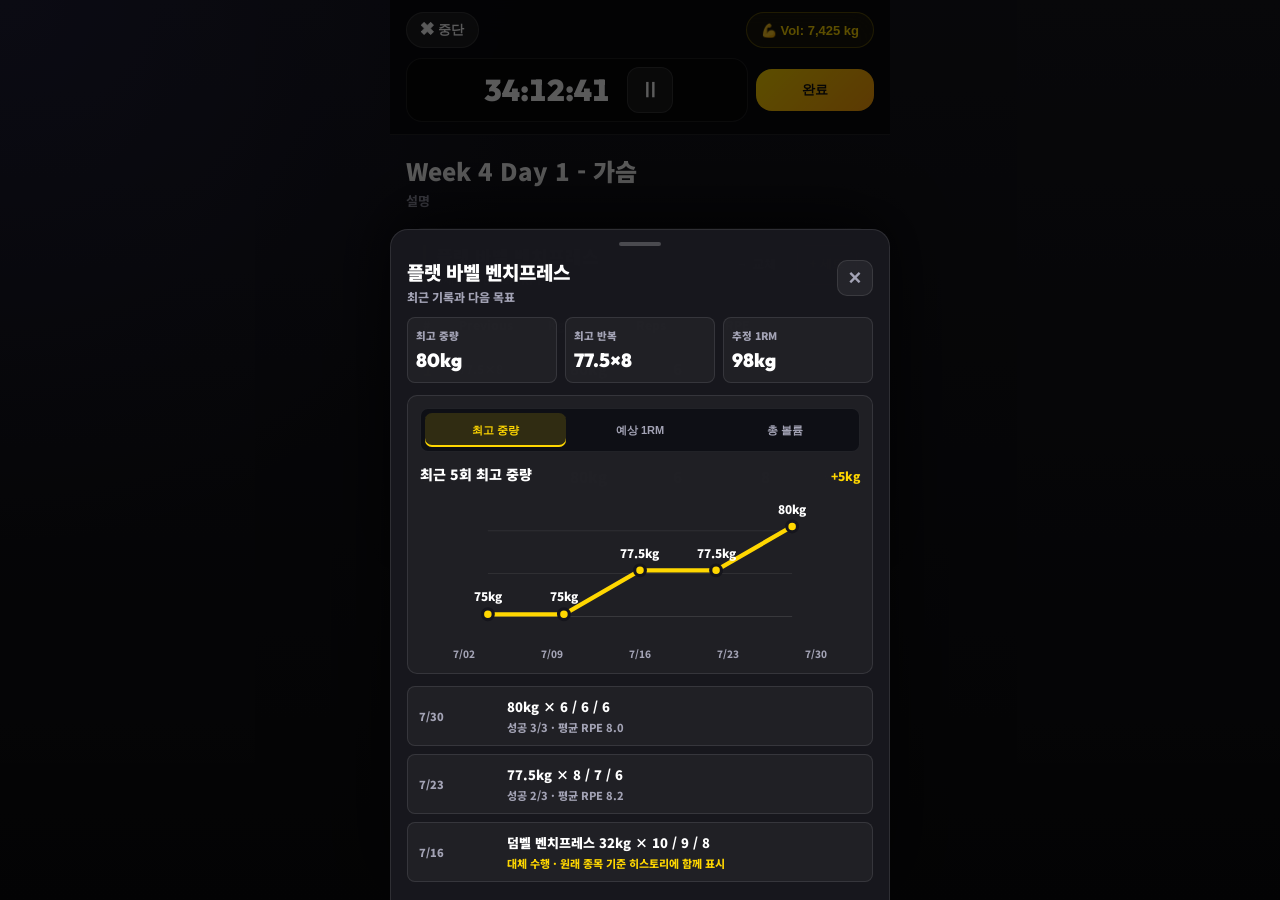
<file: mockups/exercise-history-graph-mockup.html>
<!DOCTYPE html>
<html lang="ko">
<head>
    <meta charset="UTF-8">
    <meta name="viewport" content="width=device-width, initial-scale=1.0, viewport-fit=cover">
    <title>Exercise History Graph Mockup</title>
    <link rel="preconnect" href="https://fonts.googleapis.com">
    <link rel="preconnect" href="https://fonts.gstatic.com" crossorigin>
    <link href="https://fonts.googleapis.com/css2?family=Outfit:wght@400;700;900&family=Noto+Sans+KR:wght@400;700;900&display=swap" rel="stylesheet">
    <style>
        :root {
            --bg-color: #0B0B0D;
            --bg-gradient: radial-gradient(circle at top left, rgba(88, 86, 214, 0.14), transparent 35%), linear-gradient(180deg, #15151c 0%, #0B0B0D 100%);
            --card-bg: rgba(31, 31, 40, 0.82);
            --card-border: rgba(255, 255, 255, 0.1);
            --accent-color: #FFD700;
            --text-main: #F8F8FA;
            --text-muted: #A3A3B5;
            --shadow-premium: 0 12px 44px rgba(0, 0, 0, 0.45);
            --safe-top: env(safe-area-inset-top, 0px);
            --safe-bottom: env(safe-area-inset-bottom, 0px);
        }

        * {
            box-sizing: border-box;
            margin: 0;
            padding: 0;
            -webkit-tap-highlight-color: transparent;
        }

        body {
            min-height: 100vh;
            background: var(--bg-color);
            background-image: var(--bg-gradient);
            color: var(--text-main);
            font-family: 'Noto Sans KR', -apple-system, BlinkMacSystemFont, sans-serif;
            letter-spacing: 0;
        }

        .app {
            width: 100%;
            max-width: 500px;
            min-height: 100vh;
            margin: 0 auto;
            padding-bottom: calc(var(--safe-bottom) + 20px);
        }

        header {
            position: sticky;
            top: 0;
            z-index: 20;
            display: grid;
            gap: 10px;
            padding: calc(var(--safe-top) + 12px) 16px 12px;
            background: rgba(11, 11, 13, 0.9);
            border-bottom: 1px solid var(--card-border);
            backdrop-filter: blur(18px);
        }

        .header-row {
            display: flex;
            justify-content: space-between;
            align-items: center;
            gap: 8px;
        }

        .header-btn,
        .vol-badge {
            min-height: 36px;
            padding: 0 14px;
            border: 1px solid rgba(255, 255, 255, 0.12);
            border-radius: 999px;
            background: rgba(255, 255, 255, 0.07);
            color: var(--text-main);
            font-size: 13px;
            font-weight: 900;
        }

        .vol-badge {
            color: var(--accent-color);
            border-color: rgba(255, 215, 0, 0.28);
            background: rgba(255, 215, 0, 0.06);
        }

        .timer-row {
            display: grid;
            grid-template-columns: minmax(0, 1fr) 118px;
            gap: 8px;
            align-items: center;
        }

        .stopwatch {
            display: inline-flex;
            align-items: center;
            justify-content: center;
            gap: 14px;
            min-height: 64px;
            padding: 8px 12px;
            border: 1px solid var(--card-border);
            border-radius: 16px;
            background: rgba(0, 0, 0, 0.42);
        }

        .stopwatch-time {
            min-width: 132px;
            font-family: 'Outfit', -apple-system, BlinkMacSystemFont, sans-serif;
            font-size: 30px;
            font-weight: 900;
            line-height: 1;
            font-variant-numeric: tabular-nums;
            text-align: center;
        }

        .pause-btn {
            width: 46px;
            height: 46px;
            border: 1px solid rgba(255, 255, 255, 0.12);
            border-radius: 12px;
            background: rgba(255, 255, 255, 0.08);
            color: #FFFFFF;
            font-size: 20px;
            font-weight: 900;
        }

        .finish-btn {
            min-height: 42px;
            border: 0;
            border-radius: 16px;
            background: linear-gradient(135deg, #FFD700 0%, #FF9F0A 100%);
            color: #111111;
            font-size: 13px;
            font-weight: 900;
        }

        main {
            padding: 16px;
        }

        .workout-title {
            margin: 6px 0 18px;
        }

        .workout-title h1 {
            color: #FFFFFF;
            font-size: 24px;
            font-weight: 900;
            line-height: 1.15;
        }

        .workout-title p {
            margin-top: 6px;
            color: var(--text-muted);
            font-size: 13px;
            font-weight: 700;
        }

        .exercise-card {
            margin-bottom: 16px;
            padding: 16px;
            border: 1px solid var(--card-border);
            border-radius: 18px;
            background: var(--card-bg);
            box-shadow: var(--shadow-premium);
        }

        .exercise-title {
            display: flex;
            justify-content: space-between;
            gap: 10px;
            border-left: 3px solid var(--accent-color);
            padding-left: 10px;
        }

        .exercise-title h2 {
            color: #FFFFFF;
            font-size: 18px;
            font-weight: 900;
            line-height: 1.25;
        }

        .exercise-title span {
            display: block;
            margin-top: 4px;
            color: var(--text-muted);
            font-size: 12px;
            font-weight: 800;
        }

        .action-row {
            display: flex;
            gap: 8px;
        }

        .small-btn {
            height: 40px;
            padding: 0 12px;
            border: 1px solid rgba(255, 255, 255, 0.12);
            border-radius: 9px;
            background: rgba(255, 255, 255, 0.07);
            color: #FFFFFF;
            font-size: 12px;
            font-weight: 900;
            white-space: nowrap;
        }

        .small-btn.accent {
            color: var(--accent-color);
            border-color: rgba(255, 215, 0, 0.45);
            background: rgba(255, 215, 0, 0.12);
        }

        .sets-table {
            margin-top: 20px;
        }

        .set-row {
            display: grid;
            grid-template-columns: 30px 1fr 1fr 1fr 1fr 44px;
            gap: 6px;
            align-items: center;
            min-height: 54px;
            border-bottom: 1px solid rgba(255, 255, 255, 0.08);
            color: var(--text-muted);
            font-size: 12px;
            font-weight: 900;
        }

        .set-row.header {
            min-height: 34px;
            color: var(--text-main);
        }

        .set-row strong {
            color: var(--accent-color);
            font-size: 16px;
        }

        .input-pill {
            display: flex;
            align-items: center;
            justify-content: center;
            min-height: 40px;
            border: 1px solid rgba(255, 255, 255, 0.08);
            border-radius: 9px;
            background: #0E0F15;
            color: #FFFFFF;
            font-size: 15px;
            font-weight: 900;
        }

        .check {
            width: 40px;
            height: 40px;
            border: 0;
            border-radius: 50%;
            background: rgba(255, 255, 255, 0.08);
            color: var(--text-muted);
            font-size: 18px;
        }

        .sheet-backdrop {
            position: fixed;
            inset: 0;
            z-index: 50;
            display: flex;
            align-items: flex-end;
            justify-content: center;
            padding: 0 12px;
            background: rgba(0, 0, 0, 0.64);
        }

        .bottom-sheet {
            width: 100%;
            max-width: 500px;
            max-height: 82vh;
            overflow: auto;
            padding: 12px 16px calc(var(--safe-bottom) + 18px);
            border: 1px solid var(--card-border);
            border-bottom: 0;
            border-radius: 18px 18px 0 0;
            background: rgba(24, 24, 30, 0.99);
            box-shadow: 0 -20px 70px rgba(0, 0, 0, 0.55);
        }

        .handle {
            width: 42px;
            height: 4px;
            margin: 0 auto 14px;
            border-radius: 999px;
            background: rgba(255, 255, 255, 0.22);
        }

        .sheet-title-row {
            display: flex;
            justify-content: space-between;
            align-items: flex-start;
            gap: 12px;
            margin-bottom: 12px;
        }

        .sheet-title-row h3 {
            color: #FFFFFF;
            font-size: 19px;
            font-weight: 900;
            line-height: 1.25;
        }

        .sheet-title-row p {
            margin-top: 4px;
            color: var(--text-muted);
            font-size: 12px;
            font-weight: 800;
        }

        .close-btn {
            width: 36px;
            height: 36px;
            border: 1px solid rgba(255, 255, 255, 0.1);
            border-radius: 10px;
            background: rgba(255, 255, 255, 0.06);
            color: var(--text-muted);
            font-size: 22px;
            font-weight: 900;
        }

        .record-grid {
            display: grid;
            grid-template-columns: repeat(3, 1fr);
            gap: 8px;
            margin-bottom: 12px;
        }

        .record-box {
            padding: 10px 8px;
            border: 1px solid var(--card-border);
            border-radius: 8px;
            background: rgba(255, 255, 255, 0.04);
        }

        .record-box span {
            display: block;
            color: var(--text-muted);
            font-size: 10.5px;
            font-weight: 900;
        }

        .record-box strong {
            display: block;
            margin-top: 5px;
            color: #FFFFFF;
            font-family: 'Outfit', sans-serif;
            font-size: 19px;
            font-weight: 900;
        }

        .chart-panel {
            margin-bottom: 12px;
            padding: 12px;
            border: 1px solid var(--card-border);
            border-radius: 10px;
            background: rgba(255, 255, 255, 0.035);
        }

        .metric-tabs {
            display: grid;
            grid-template-columns: repeat(3, 1fr);
            gap: 4px;
            padding: 4px;
            border: 1px solid rgba(255, 255, 255, 0.08);
            border-radius: 8px;
            background: #0E0F15;
        }

        .metric-tab {
            height: 34px;
            border: 0;
            border-radius: 7px;
            background: transparent;
            color: var(--text-muted);
            font-size: 11px;
            font-weight: 900;
        }

        .metric-tab.active {
            background: rgba(255, 215, 0, 0.14);
            color: var(--accent-color);
            box-shadow: inset 0 -2px 0 var(--accent-color);
        }

        .chart-head {
            display: flex;
            justify-content: space-between;
            align-items: flex-end;
            gap: 8px;
            margin: 12px 0 4px;
        }

        .chart-head strong {
            color: #FFFFFF;
            font-size: 14px;
            font-weight: 900;
        }

        .chart-head span {
            color: var(--accent-color);
            font-size: 12px;
            font-weight: 900;
        }

        .chart-wrap {
            position: relative;
            height: 150px;
            margin-top: 6px;
        }

        .chart-wrap svg {
            width: 100%;
            height: 100%;
            overflow: visible;
        }

        .axis-labels {
            display: grid;
            grid-template-columns: repeat(5, 1fr);
            margin-top: 6px;
            color: var(--text-muted);
            font-size: 10px;
            font-weight: 800;
            text-align: center;
        }

        .history-list {
            display: grid;
            gap: 8px;
        }

        .history-item {
            display: grid;
            grid-template-columns: 78px minmax(0, 1fr);
            gap: 10px;
            align-items: center;
            padding: 10px 11px;
            border: 1px solid var(--card-border);
            border-radius: 8px;
            background: rgba(255, 255, 255, 0.04);
        }

        .history-item time {
            color: var(--text-muted);
            font-size: 11px;
            font-weight: 900;
        }

        .history-item strong {
            display: block;
            color: #FFFFFF;
            font-size: 13px;
            font-weight: 900;
        }

        .history-item span {
            display: block;
            margin-top: 3px;
            color: var(--text-muted);
            font-size: 11px;
            font-weight: 800;
        }

        .replacement-note {
            color: var(--accent-color) !important;
        }
    </style>
</head>
<body>
    <div class="app">
        <header>
            <div class="header-row">
                <button class="header-btn">✖ 중단</button>
                <button class="vol-badge">💪 Vol: 7,425 kg</button>
            </div>
            <div class="timer-row">
                <div class="stopwatch">
                    <span class="stopwatch-time">34:12:41</span>
                    <button class="pause-btn">Ⅱ</button>
                </div>
                <button class="finish-btn">완료</button>
            </div>
        </header>

        <main>
            <div class="workout-title">
                <h1>Week 4 Day 1 - 가슴</h1>
                <p>설명</p>
            </div>

            <section class="exercise-card">
                <div class="exercise-title">
                    <div>
                        <h2>플랫 바벨 벤치프레스</h2>
                        <span>3세트 × 6-8회 (RPE 8)</span>
                    </div>
                    <div class="action-row">
                        <button class="small-btn">↔ 교체</button>
                        <button class="small-btn accent">+ 세트</button>
                    </div>
                </div>

                <div class="sets-table">
                    <div class="set-row header">
                        <div>#</div>
                        <div>Previous</div>
                        <div>Kg</div>
                        <div>Reps</div>
                        <div>RPE</div>
                        <div></div>
                    </div>
                    <div class="set-row">
                        <strong>1</strong>
                        <div>77.5×8</div>
                        <div class="input-pill">80kg</div>
                        <div class="input-pill">6</div>
                        <div class="input-pill">8</div>
                        <button class="check">✓</button>
                    </div>
                    <div class="set-row">
                        <strong>2</strong>
                        <div>77.5×7</div>
                        <div class="input-pill">80kg</div>
                        <div class="input-pill">6</div>
                        <div class="input-pill">8</div>
                        <button class="check">✓</button>
                    </div>
                    <div class="set-row">
                        <strong>3</strong>
                        <div>77.5×6</div>
                        <div class="input-pill">80kg</div>
                        <div class="input-pill">6</div>
                        <div class="input-pill">8</div>
                        <button class="check">✓</button>
                    </div>
                </div>
            </section>
        </main>
    </div>

    <div class="sheet-backdrop">
        <section class="bottom-sheet">
            <div class="handle"></div>
            <div class="sheet-title-row">
                <div>
                    <h3>플랫 바벨 벤치프레스</h3>
                    <p>최근 기록과 다음 목표</p>
                </div>
                <button class="close-btn">×</button>
            </div>

            <div class="record-grid">
                <div class="record-box">
                    <span>최고 중량</span>
                    <strong>80kg</strong>
                </div>
                <div class="record-box">
                    <span>최고 반복</span>
                    <strong>77.5×8</strong>
                </div>
                <div class="record-box">
                    <span>추정 1RM</span>
                    <strong>98kg</strong>
                </div>
            </div>

            <div class="chart-panel">
                <div class="metric-tabs">
                    <button class="metric-tab active" type="button" data-metric="weight">최고 중량</button>
                    <button class="metric-tab" type="button" data-metric="oneRm">예상 1RM</button>
                    <button class="metric-tab" type="button" data-metric="volume">총 볼륨</button>
                </div>

                <div class="chart-head">
                    <strong id="chart-title">최근 5회 최고 중량</strong>
                    <span id="chart-delta">+5kg</span>
                </div>

                <div class="chart-wrap">
                    <svg id="history-chart" viewBox="0 0 320 140" role="img" aria-label="최근 5회 운동 진행 그래프"></svg>
                </div>

                <div class="axis-labels">
                    <span>7/02</span>
                    <span>7/09</span>
                    <span>7/16</span>
                    <span>7/23</span>
                    <span>7/30</span>
                </div>
            </div>

            <div class="history-list">
                <div class="history-item">
                    <time>7/30</time>
                    <div>
                        <strong>80kg × 6 / 6 / 6</strong>
                        <span>성공 3/3 · 평균 RPE 8.0</span>
                    </div>
                </div>
                <div class="history-item">
                    <time>7/23</time>
                    <div>
                        <strong>77.5kg × 8 / 7 / 6</strong>
                        <span>성공 2/3 · 평균 RPE 8.2</span>
                    </div>
                </div>
                <div class="history-item">
                    <time>7/16</time>
                    <div>
                        <strong>덤벨 벤치프레스 32kg × 10 / 9 / 8</strong>
                        <span class="replacement-note">대체 수행 · 원래 종목 기준 히스토리에 함께 표시</span>
                    </div>
                </div>
            </div>
        </section>
    </div>

    <script>
        const metrics = {
            weight: {
                title: "최근 5회 최고 중량",
                delta: "+5kg",
                suffix: "kg",
                values: [75, 75, 77.5, 77.5, 80]
            },
            oneRm: {
                title: "최근 5회 예상 1RM",
                delta: "+6kg",
                suffix: "kg",
                values: [92, 94, 95, 96, 98]
            },
            volume: {
                title: "최근 5회 총 볼륨",
                delta: "+645kg",
                suffix: "kg",
                values: [6100, 6325, 6580, 6780, 7425]
            }
        };

        function renderChart(metricKey) {
            const metric = metrics[metricKey];
            const svg = document.getElementById("history-chart");
            const min = Math.min(...metric.values);
            const max = Math.max(...metric.values);
            const range = Math.max(1, max - min);
            const points = metric.values.map((value, index) => {
                const x = 18 + index * 71;
                const y = 116 - ((value - min) / range) * 82;
                return { x, y, value };
            });
            const line = points.map(point => `${point.x},${point.y}`).join(" ");

            svg.innerHTML = `
                <line x1="18" y1="118" x2="302" y2="118" stroke="rgba(255,255,255,0.11)" stroke-width="1" />
                <line x1="18" y1="78" x2="302" y2="78" stroke="rgba(255,255,255,0.07)" stroke-width="1" />
                <line x1="18" y1="38" x2="302" y2="38" stroke="rgba(255,255,255,0.07)" stroke-width="1" />
                <polyline points="${line}" fill="none" stroke="#FFD700" stroke-width="4" stroke-linecap="round" stroke-linejoin="round" />
                ${points.map(point => `
                    <circle cx="${point.x}" cy="${point.y}" r="5" fill="#FFD700" stroke="#15151c" stroke-width="3" />
                    <text x="${point.x}" y="${point.y - 12}" text-anchor="middle" fill="#FFFFFF" font-size="11" font-weight="900">${formatValue(point.value, metric.suffix)}</text>
                `).join("")}
            `;

            document.getElementById("chart-title").innerText = metric.title;
            document.getElementById("chart-delta").innerText = metric.delta;
        }

        function formatValue(value, suffix) {
            const text = Number.isInteger(value) ? value : value.toFixed(1);
            return `${text}${suffix}`;
        }

        document.querySelectorAll(".metric-tab").forEach(button => {
            button.addEventListener("click", () => {
                document.querySelectorAll(".metric-tab").forEach(tab => tab.classList.remove("active"));
                button.classList.add("active");
                renderChart(button.dataset.metric);
            });
        });

        renderChart("weight");
    </script>
</body>
</html>
</file>
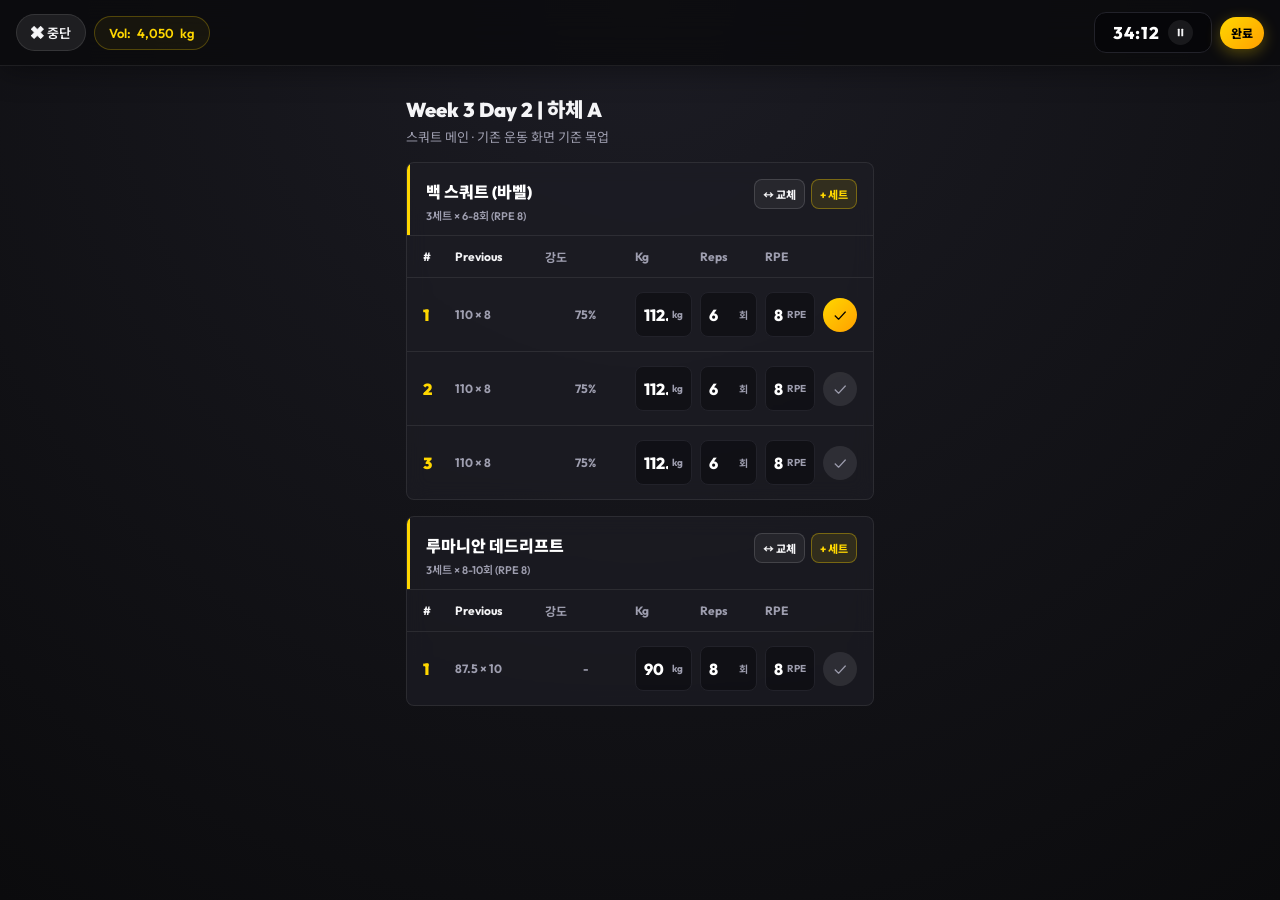
<file: mockups/workout-convenience-mockup.html>
<!DOCTYPE html>
<html lang="ko">
<head>
    <meta charset="UTF-8">
    <meta name="viewport" content="width=device-width, initial-scale=1.0, viewport-fit=cover, user-scalable=no">
    <title>LET'S WORKOUT - Feature Mockup</title>
    <link rel="preconnect" href="https://fonts.googleapis.com">
    <link rel="preconnect" href="https://fonts.gstatic.com" crossorigin>
    <link href="https://fonts.googleapis.com/css2?family=Outfit:wght@300;400;600;800&family=Noto+Sans+KR:wght@300;400;700;900&display=swap" rel="stylesheet">
    <style>
        :root {
            --bg-color: #0b0b0d;
            --bg-gradient: radial-gradient(circle at top, #1c1c24 0%, #0b0b0d 100%);
            --card-bg: rgba(30, 30, 38, 0.65);
            --card-border: rgba(255, 255, 255, 0.08);
            --accent-color: #FFD700;
            --accent-hover: #FFC107;
            --accent-gradient: linear-gradient(135deg, #FFD700 0%, #FFA000 100%);
            --text-main: #F5F5F7;
            --text-muted: #9E9EAF;
            --border-color: #22222a;
            --success-color: #34C759;
            --fail-color: #FF3B30;
            --safe-top: env(safe-area-inset-top, 0px);
            --safe-bottom: env(safe-area-inset-bottom, 0px);
            --font-family: 'Outfit', 'Noto Sans KR', -apple-system, sans-serif;
        }

        * {
            box-sizing: border-box;
            margin: 0;
            padding: 0;
            font-family: var(--font-family);
            -webkit-tap-highlight-color: transparent;
        }

        body {
            background: var(--bg-color);
            background-image: var(--bg-gradient);
            background-attachment: fixed;
            color: var(--text-main);
            min-height: 100vh;
            overflow-x: hidden;
            font-size: 16px;
        }

        button,
        input {
            font: inherit;
        }

        header {
            position: sticky;
            top: 0;
            z-index: 100;
            background: rgba(11, 11, 13, 0.85);
            backdrop-filter: blur(20px);
            -webkit-backdrop-filter: blur(20px);
            border-bottom: 1px solid var(--card-border);
            padding: calc(var(--safe-top) + 12px) 16px 12px 16px;
            display: flex;
            justify-content: space-between;
            align-items: center;
            box-shadow: 0 4px 30px rgba(0, 0, 0, 0.4);
        }

        .header-left,
        .header-right {
            display: flex;
            align-items: center;
            gap: 8px;
        }

        .header-btn {
            background: rgba(255, 255, 255, 0.08);
            border: 1px solid rgba(255, 255, 255, 0.1);
            color: var(--text-main);
            padding: 8px 14px;
            border-radius: 20px;
            font-size: 13px;
            font-weight: 600;
            display: flex;
            align-items: center;
            gap: 6px;
            cursor: pointer;
        }

        .vol-badge {
            color: var(--accent-color);
            border-color: rgba(255, 215, 0, 0.25);
            background: rgba(255, 215, 0, 0.05);
        }

        .stopwatch {
            min-height: 36px;
            min-width: 118px;
            display: inline-flex;
            align-items: center;
            justify-content: center;
            gap: 8px;
            font-family: monospace;
            font-size: 17px;
            font-weight: 800;
            color: #FFFFFF;
            background: rgba(0, 0, 0, 0.4);
            padding: 7px 14px;
            border-radius: 12px;
            letter-spacing: 1px;
            border: 1px solid var(--border-color);
        }

        .stopwatch-toggle {
            width: 25px;
            height: 25px;
            border: 0;
            border-radius: 50%;
            background: rgba(255, 255, 255, 0.08);
            color: var(--text-main);
            display: inline-flex;
            align-items: center;
            justify-content: center;
            cursor: pointer;
        }

        .stopwatch-toggle svg {
            width: 13px;
            height: 13px;
            fill: currentColor;
        }

        .finish-btn {
            background: var(--accent-gradient);
            color: #000000;
            border: none;
            min-height: 32px;
            padding: 6px 11px;
            border-radius: 16px;
            font-weight: 800;
            font-size: 12px;
            cursor: pointer;
            box-shadow: 0 4px 15px rgba(255, 215, 0, 0.3);
        }

        .view-section {
            display: flex;
            flex-direction: column;
            padding: 16px;
            padding-bottom: calc(var(--safe-bottom) + 90px);
            max-width: 500px;
            width: 100%;
            margin: 0 auto;
        }

        .day-info h2 {
            font-size: 20px;
            font-weight: 900;
        }

        .day-info p {
            font-size: 13px;
            color: var(--text-muted);
            margin-top: 4px;
        }

        .exercise-card {
            background: var(--card-bg);
            border: 1px solid var(--card-border);
            border-radius: 8px;
            margin-bottom: 16px;
            overflow: hidden;
            backdrop-filter: blur(10px);
        }

        .exercise-title {
            padding: 16px 16px 12px;
            display: flex;
            justify-content: space-between;
            align-items: flex-start;
            gap: 10px;
            border-left: 3px solid var(--accent-color);
        }

        .exercise-title-main {
            min-width: 0;
            display: flex;
            flex-direction: column;
            gap: 4px;
        }

        .exercise-name-btn {
            border: 0;
            background: transparent;
            color: #FFFFFF;
            text-align: left;
            font-size: 16px;
            font-weight: 900;
            cursor: pointer;
        }

        .exercise-meta {
            font-size: 11px;
            color: var(--text-muted);
            font-weight: 600;
        }

        .exercise-actions {
            display: flex;
            gap: 6px;
            flex-shrink: 0;
        }

        .add-set-btn,
        .replace-btn {
            border: 1px solid rgba(255, 215, 0, 0.35);
            background: rgba(255, 215, 0, 0.1);
            color: var(--accent-color);
            border-radius: 8px;
            padding: 6px 8px;
            font-size: 11px;
            font-weight: 800;
            cursor: pointer;
            white-space: nowrap;
        }

        .replace-btn {
            border-color: rgba(255, 255, 255, 0.14);
            background: rgba(255, 255, 255, 0.05);
            color: var(--text-main);
        }

        .sets-table {
            width: 100%;
        }

        .set-row {
            display: grid;
            grid-template-columns: 24px 1.3fr 1.3fr 0.9fr 0.9fr 0.8fr 34px;
            gap: 8px;
            align-items: center;
            padding: 14px 16px;
            border-top: 1px solid rgba(255, 255, 255, 0.08);
        }

        .set-row.header {
            font-weight: 700;
            color: var(--text-main);
            font-size: 12px;
            padding-top: 12px;
            padding-bottom: 12px;
        }

        .set-no {
            color: var(--accent-color);
            font-weight: 900;
        }

        .set-prev-info,
        .set-target-info {
            color: var(--text-muted);
            font-size: 12px;
            font-weight: 700;
        }

        .set-intensity-info {
            display: flex;
            align-items: center;
            justify-content: center;
        }

        .input-group {
            background: rgba(0, 0, 0, 0.35);
            border: 1px solid var(--border-color);
            border-radius: 8px;
            min-height: 45px;
            padding: 0 8px;
            display: grid;
            grid-template-columns: minmax(0, 1fr) auto;
            align-items: center;
            gap: 4px;
        }

        .input-group input {
            width: 100%;
            min-width: 0;
            background: transparent;
            border: 0;
            color: #FFFFFF;
            outline: 0;
            font-size: 16px;
            font-weight: 800;
        }

        .input-group span {
            color: var(--text-muted);
            font-size: 10px;
            font-weight: 700;
        }

        .check-btn {
            width: 34px;
            height: 34px;
            border-radius: 50%;
            border: 0;
            background: rgba(255, 255, 255, 0.09);
            color: var(--text-muted);
            cursor: pointer;
            display: flex;
            align-items: center;
            justify-content: center;
        }

        .check-btn.active {
            background: var(--accent-gradient);
            color: #000000;
        }

        .bottom-sheet-backdrop {
            position: fixed;
            inset: 0;
            z-index: 200;
            display: none;
            background: rgba(0, 0, 0, 0.6);
        }

        .bottom-sheet-backdrop.open {
            display: block;
        }

        .bottom-sheet {
            position: absolute;
            left: 50%;
            bottom: 0;
            transform: translateX(-50%);
            width: min(100%, 500px);
            max-height: 76vh;
            overflow: auto;
            background: #171820;
            border: 1px solid var(--card-border);
            border-radius: 18px 18px 0 0;
            padding: 14px 16px calc(20px + var(--safe-bottom));
            box-shadow: 0 -18px 60px rgba(0, 0, 0, 0.55);
        }

        .sheet-handle {
            width: 42px;
            height: 4px;
            border-radius: 999px;
            background: rgba(255, 255, 255, 0.2);
            margin: 0 auto 14px;
        }

        .sheet-title {
            display: flex;
            justify-content: space-between;
            align-items: flex-start;
            gap: 12px;
            margin-bottom: 12px;
        }

        .sheet-title h3 {
            font-size: 19px;
            font-weight: 900;
        }

        .sheet-title p {
            margin-top: 3px;
            color: var(--text-muted);
            font-size: 12px;
            font-weight: 700;
        }

        .close-sheet {
            width: 32px;
            height: 32px;
            border-radius: 8px;
            border: 1px solid var(--card-border);
            background: rgba(255, 255, 255, 0.05);
            color: #FFFFFF;
            font-size: 18px;
            font-weight: 900;
            cursor: pointer;
        }

        .history-list,
        .replace-list {
            display: grid;
            gap: 8px;
        }

        .history-item,
        .replace-item {
            border: 1px solid var(--card-border);
            border-radius: 8px;
            background: rgba(255, 255, 255, 0.04);
            padding: 11px 12px;
        }

        .history-item {
            display: grid;
            grid-template-columns: 82px minmax(0, 1fr);
            gap: 10px;
            align-items: center;
        }

        .history-item time {
            color: var(--text-muted);
            font-size: 11px;
            font-weight: 800;
        }

        .history-item strong,
        .replace-item strong {
            display: block;
            color: #FFFFFF;
            font-size: 13px;
            font-weight: 900;
        }

        .history-item span,
        .replace-item span {
            display: block;
            margin-top: 3px;
            color: var(--text-muted);
            font-size: 11px;
            font-weight: 700;
        }

        .record-grid {
            display: grid;
            grid-template-columns: repeat(3, 1fr);
            gap: 8px;
            margin-top: 12px;
        }

        .record-box {
            border: 1px solid rgba(255, 215, 0, 0.18);
            border-radius: 8px;
            background: rgba(255, 215, 0, 0.06);
            padding: 10px 8px;
        }

        .record-box span {
            color: var(--text-muted);
            font-size: 10px;
            font-weight: 800;
        }

        .record-box strong {
            display: block;
            margin-top: 4px;
            color: #FFFFFF;
            font-size: 14px;
            font-weight: 900;
        }

        .replace-item {
            width: 100%;
            display: flex;
            align-items: center;
            justify-content: space-between;
            gap: 10px;
            text-align: left;
            color: var(--text-main);
        }

        .replace-item button {
            border: 0;
            border-radius: 8px;
            background: var(--accent-gradient);
            color: #000000;
            min-height: 31px;
            padding: 0 10px;
            font-size: 11px;
            font-weight: 900;
            cursor: pointer;
        }

        .toast {
            position: fixed;
            left: 50%;
            bottom: 18px;
            transform: translateX(-50%);
            z-index: 250;
            display: none;
            width: min(calc(100% - 32px), 468px);
            border: 1px solid var(--card-border);
            border-radius: 8px;
            background: #22232d;
            color: #FFFFFF;
            padding: 11px 12px;
            font-size: 13px;
            font-weight: 800;
        }

        .toast.show {
            display: block;
        }

        @media (max-width: 430px) {
            header {
                padding-left: 10px;
                padding-right: 10px;
            }

            .header-left {
                gap: 5px;
            }

            .header-btn {
                padding: 8px 10px;
                font-size: 12px;
            }

            .stopwatch {
                min-width: 104px;
                padding-left: 10px;
                padding-right: 10px;
                font-size: 16px;
            }

            .view-section {
                padding-left: 10px;
                padding-right: 10px;
            }

            .exercise-title {
                padding-left: 13px;
                padding-right: 13px;
            }

            .set-row {
                grid-template-columns: 24px 1.05fr 0.72fr 0.72fr 0.78fr 32px;
                gap: 6px;
                padding-left: 10px;
                padding-right: 10px;
            }

            .set-row .set-intensity-info {
                display: none;
            }

            .set-row {
                grid-template-columns: 24px 1.15fr 0.8fr 0.78fr 0.85fr 32px;
            }
        }
    </style>
</head>
<body>
    <header id="active-workout-header">
        <div class="header-left">
            <button class="header-btn" type="button">✖ 중단</button>
            <button class="header-btn vol-badge" type="button">Vol: <span id="vol-counter">4,050</span> kg</button>
        </div>
        <div class="header-right">
            <div class="stopwatch">
                <span class="stopwatch-time">34:12</span>
                <button class="stopwatch-toggle" type="button" aria-label="초시계 일시정지">
                    <svg viewBox="0 0 24 24" aria-hidden="true">
                        <rect x="7" y="5" width="3.5" height="14" rx="1"></rect>
                        <rect x="13.5" y="5" width="3.5" height="14" rx="1"></rect>
                    </svg>
                </button>
            </div>
            <button class="finish-btn" type="button">완료</button>
        </div>
    </header>

    <section class="view-section active" id="active-workout-view">
        <div class="day-info" style="margin-top: 12px; margin-bottom: 16px;">
            <h2>Week 3 Day 2 | 하체 A</h2>
            <p>스쿼트 메인 · 기존 운동 화면 기준 목업</p>
        </div>

        <div id="workout-container">
            <article class="exercise-card">
                <div class="exercise-title">
                    <div class="exercise-title-main">
                        <button class="exercise-name-btn" type="button" onclick="openSheet('history-sheet')">백 스쿼트 (바벨)</button>
                        <span class="exercise-meta" id="primary-meta">3세트 × 6-8회 (RPE 8)</span>
                    </div>
                    <div class="exercise-actions">
                        <button class="replace-btn" type="button" onclick="openSheet('replace-sheet')">↔ 교체</button>
                        <button class="add-set-btn" type="button" onclick="addSet()">+ 세트</button>
                    </div>
                </div>

                <div class="sets-table" id="sets-table">
                    <div class="set-row header">
                        <div>#</div>
                        <div>Previous</div>
                        <div class="set-target-info">강도</div>
                        <div class="set-target-info">Kg</div>
                        <div class="set-target-info">Reps</div>
                        <div class="set-target-info">RPE</div>
                        <div></div>
                    </div>
                    <div class="set-row">
                        <div class="set-no">1</div>
                        <div class="set-prev-info">110 × 8</div>
                        <div class="set-target-info set-intensity-info">75%</div>
                        <div class="input-group"><input value="112.5"><span>kg</span></div>
                        <div class="input-group"><input value="6"><span>회</span></div>
                        <div class="input-group"><input value="8"><span>RPE</span></div>
                        <button class="check-btn active" type="button" onclick="toggleCheck(this)">✓</button>
                    </div>
                    <div class="set-row">
                        <div class="set-no">2</div>
                        <div class="set-prev-info">110 × 8</div>
                        <div class="set-target-info set-intensity-info">75%</div>
                        <div class="input-group"><input value="112.5"><span>kg</span></div>
                        <div class="input-group"><input value="6"><span>회</span></div>
                        <div class="input-group"><input value="8"><span>RPE</span></div>
                        <button class="check-btn" type="button" onclick="toggleCheck(this)">✓</button>
                    </div>
                    <div class="set-row">
                        <div class="set-no">3</div>
                        <div class="set-prev-info">110 × 8</div>
                        <div class="set-target-info set-intensity-info">75%</div>
                        <div class="input-group"><input value="112.5"><span>kg</span></div>
                        <div class="input-group"><input value="6"><span>회</span></div>
                        <div class="input-group"><input value="8"><span>RPE</span></div>
                        <button class="check-btn" type="button" onclick="toggleCheck(this)">✓</button>
                    </div>
                </div>
            </article>

            <article class="exercise-card">
                <div class="exercise-title">
                    <div class="exercise-title-main">
                        <button class="exercise-name-btn" type="button" onclick="openSheet('history-sheet')">루마니안 데드리프트</button>
                        <span class="exercise-meta">3세트 × 8-10회 (RPE 8)</span>
                    </div>
                    <div class="exercise-actions">
                        <button class="replace-btn" type="button" onclick="openSheet('replace-sheet')">↔ 교체</button>
                        <button class="add-set-btn" type="button">+ 세트</button>
                    </div>
                </div>

                <div class="sets-table">
                    <div class="set-row header">
                        <div>#</div>
                        <div>Previous</div>
                        <div class="set-target-info">강도</div>
                        <div class="set-target-info">Kg</div>
                        <div class="set-target-info">Reps</div>
                        <div class="set-target-info">RPE</div>
                        <div></div>
                    </div>
                    <div class="set-row">
                        <div class="set-no">1</div>
                        <div class="set-prev-info">87.5 × 10</div>
                        <div class="set-target-info set-intensity-info">-</div>
                        <div class="input-group"><input value="90"><span>kg</span></div>
                        <div class="input-group"><input value="8"><span>회</span></div>
                        <div class="input-group"><input value="8"><span>RPE</span></div>
                        <button class="check-btn" type="button" onclick="toggleCheck(this)">✓</button>
                    </div>
                </div>
            </article>
        </div>
    </section>

    <div class="bottom-sheet-backdrop" id="history-sheet" onclick="closeSheet(event)">
        <section class="bottom-sheet">
            <div class="sheet-handle"></div>
            <div class="sheet-title">
                <div>
                    <h3>백 스쿼트 (바벨)</h3>
                    <p>운동명 탭 시 표시되는 최근 기록</p>
                </div>
                <button class="close-sheet" type="button" onclick="closeAllSheets()">×</button>
            </div>

            <div class="history-list">
                <div class="history-item">
                    <time>2026-07-27</time>
                    <div>
                        <strong>110kg × 8 / 8 / 8</strong>
                        <span>RPE 8 · 성공 · 다음 목표 112.5kg × 6</span>
                    </div>
                </div>
                <div class="history-item">
                    <time>2026-07-20</time>
                    <div>
                        <strong>110kg × 7 / 7 / 7</strong>
                        <span>RPE 8 · 성공 · 다음 목표 110kg × 8</span>
                    </div>
                </div>
                <div class="history-item">
                    <time>2026-07-13</time>
                    <div>
                        <strong>110kg × 6 / 6 / 6</strong>
                        <span>RPE 8 · 성공 · 다음 목표 110kg × 7</span>
                    </div>
                </div>
            </div>

            <div class="record-grid">
                <div class="record-box"><span>최고 중량</span><strong>112.5kg</strong></div>
                <div class="record-box"><span>최고 반복</span><strong>110 × 8</strong></div>
                <div class="record-box"><span>추정 1RM</span><strong>137kg</strong></div>
            </div>
        </section>
    </div>

    <div class="bottom-sheet-backdrop" id="replace-sheet" onclick="closeSheet(event)">
        <section class="bottom-sheet">
            <div class="sheet-handle"></div>
            <div class="sheet-title">
                <div>
                    <h3>운동 교체</h3>
                    <p>같은 부위 운동 중 오늘만 교체</p>
                </div>
                <button class="close-sheet" type="button" onclick="closeAllSheets()">×</button>
            </div>

            <div class="replace-list">
                <div class="replace-item">
                    <div>
                        <strong>레그 프레스 (머신)</strong>
                        <span>하체 · 3세트 × 10-12회 · 최근 180kg × 12</span>
                    </div>
                    <button type="button" onclick="replaceExercise('legPress')">선택</button>
                </div>
                <div class="replace-item">
                    <div>
                        <strong>불가리안 스플릿 스쿼트 (BSS)</strong>
                        <span>하체 · 3세트 × 8-10회 · 최근 24kg × 10</span>
                    </div>
                    <button type="button" onclick="replaceExercise('bss')">선택</button>
                </div>
                <div class="replace-item">
                    <div>
                        <strong>덤벨 런지</strong>
                        <span>하체 · 3세트 × 10-12회 · 기록 없음</span>
                    </div>
                    <button type="button" onclick="replaceExercise('lunge')">선택</button>
                </div>
            </div>
        </section>
    </div>

    <div class="toast" id="toast"></div>

    <script>
        const replacementPresets = {
            legPress: {
                name: "레그 프레스 (머신)",
                meta: "3세트 × 10-12회 (RPE 8)",
                previous: "180 × 12",
                intensity: "-",
                kg: "185",
                reps: "10",
                rpe: "8"
            },
            bss: {
                name: "불가리안 스플릿 스쿼트 (BSS)",
                meta: "3세트 × 8-10회 (RPE 8)",
                previous: "24 × 10",
                intensity: "-",
                kg: "26",
                reps: "8",
                rpe: "8"
            },
            lunge: {
                name: "덤벨 런지",
                meta: "3세트 × 10-12회 (RPE 8)",
                previous: "-",
                intensity: "-",
                kg: "20",
                reps: "10",
                rpe: "8"
            }
        };

        function showToast(message) {
            const toast = document.getElementById("toast");
            toast.innerText = message;
            toast.classList.add("show");
            clearTimeout(window.toastTimer);
            window.toastTimer = setTimeout(() => toast.classList.remove("show"), 1800);
        }

        function toggleCheck(button) {
            button.classList.toggle("active");
        }

        function addSet() {
            const table = document.getElementById("sets-table");
            const rows = Array.from(table.querySelectorAll(".set-row:not(.header)"));
            const clone = rows[rows.length - 1].cloneNode(true);
            clone.querySelector(".set-no").innerText = String(rows.length + 1);
            clone.querySelector(".check-btn").classList.remove("active");
            table.appendChild(clone);
        }

        function openSheet(id) {
            closeAllSheets();
            document.getElementById(id).classList.add("open");
        }

        function closeSheet(event) {
            if (event.target.classList.contains("bottom-sheet-backdrop")) {
                closeAllSheets();
            }
        }

        function closeAllSheets() {
            document.querySelectorAll(".bottom-sheet-backdrop").forEach(sheet => sheet.classList.remove("open"));
        }

        function replaceExercise(key) {
            const preset = replacementPresets[key];
            if (!preset) return;

            document.querySelector(".exercise-name-btn").innerText = preset.name;
            document.getElementById("primary-meta").innerText = preset.meta;

            const table = document.getElementById("sets-table");
            Array.from(table.querySelectorAll(".set-row:not(.header)")).forEach(row => row.remove());

            for (let i = 1; i <= 3; i++) {
                const row = document.createElement("div");
                row.className = "set-row";
                row.innerHTML = `
                    <div class="set-no">${i}</div>
                    <div class="set-prev-info">${preset.previous}</div>
                    <div class="set-target-info set-intensity-info">${preset.intensity}</div>
                    <div class="input-group"><input value="${preset.kg}"><span>kg</span></div>
                    <div class="input-group"><input value="${preset.reps}"><span>회</span></div>
                    <div class="input-group"><input value="${preset.rpe}"><span>RPE</span></div>
                    <button class="check-btn" type="button" onclick="toggleCheck(this)">✓</button>
                `;
                table.appendChild(row);
            }

            closeAllSheets();
            showToast("오늘 운동에서만 교체됐습니다.");
        }
    </script>
</body>
</html>
</file>
